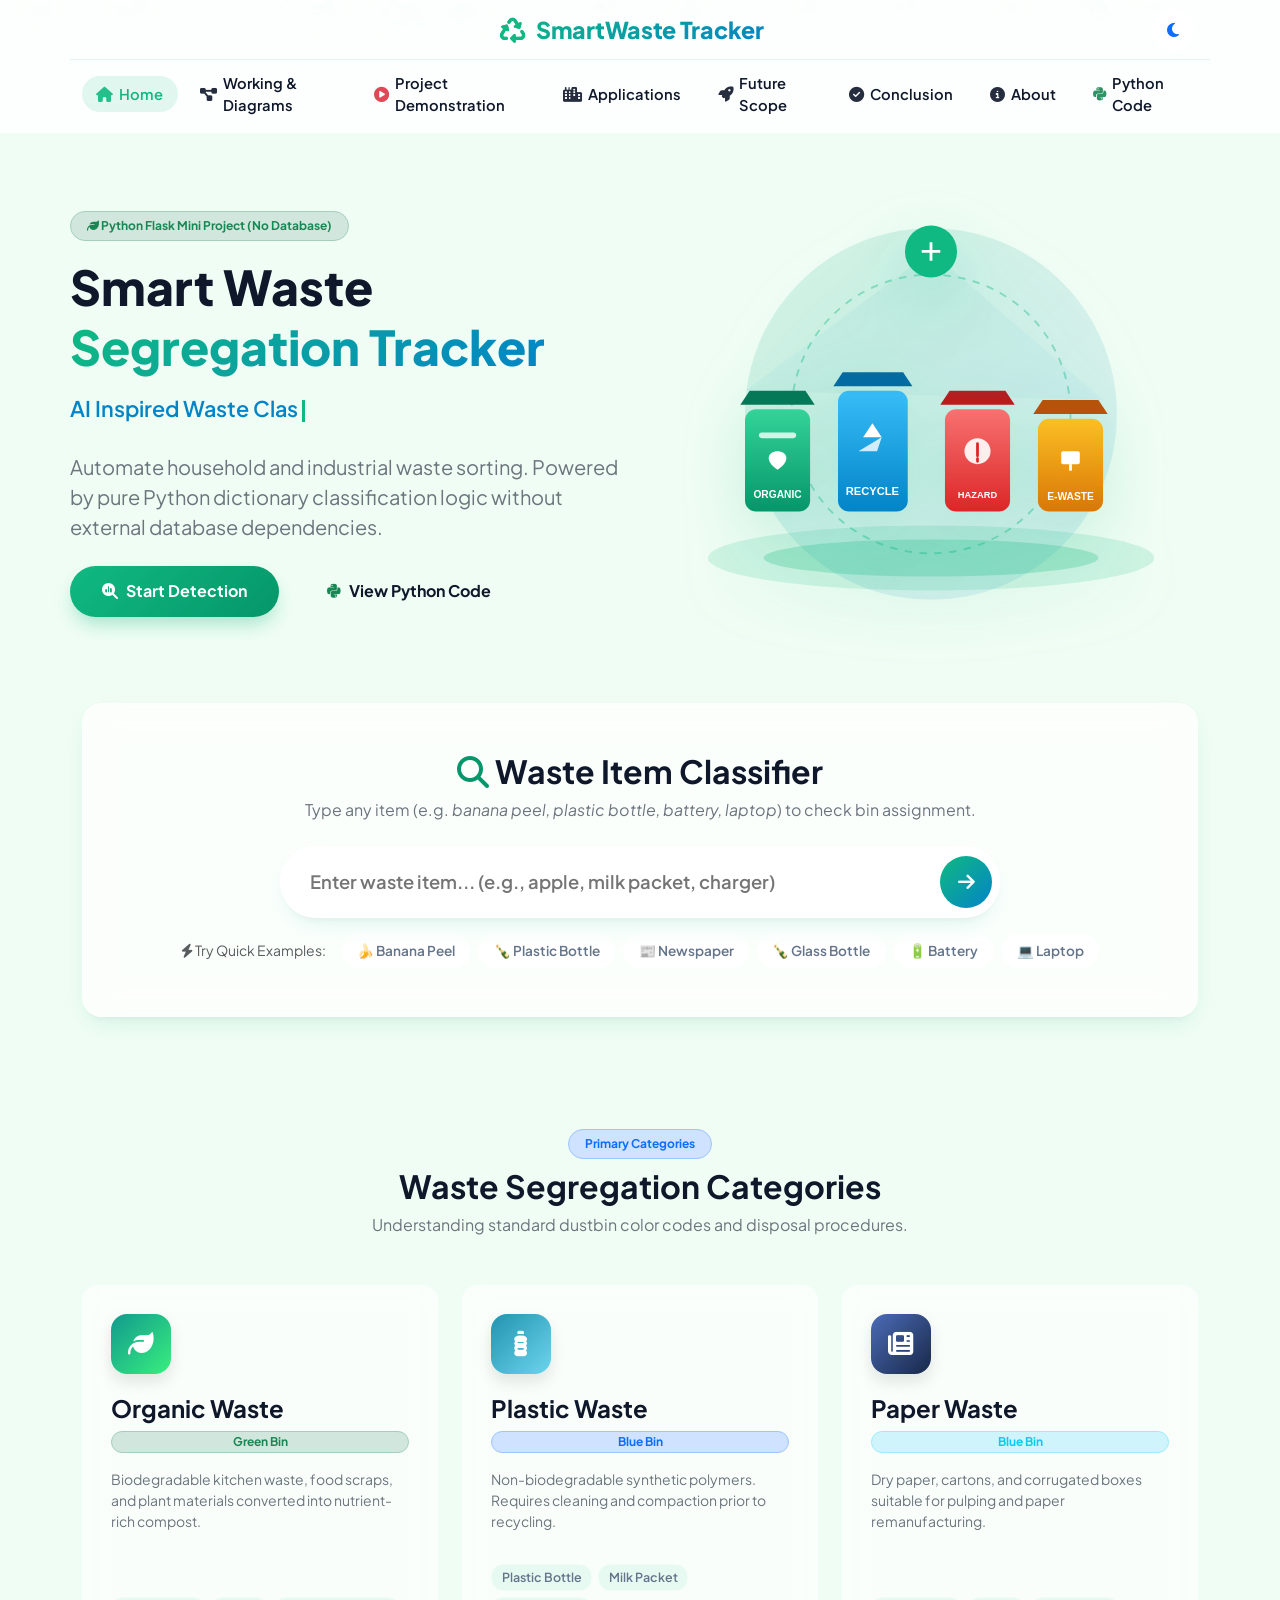
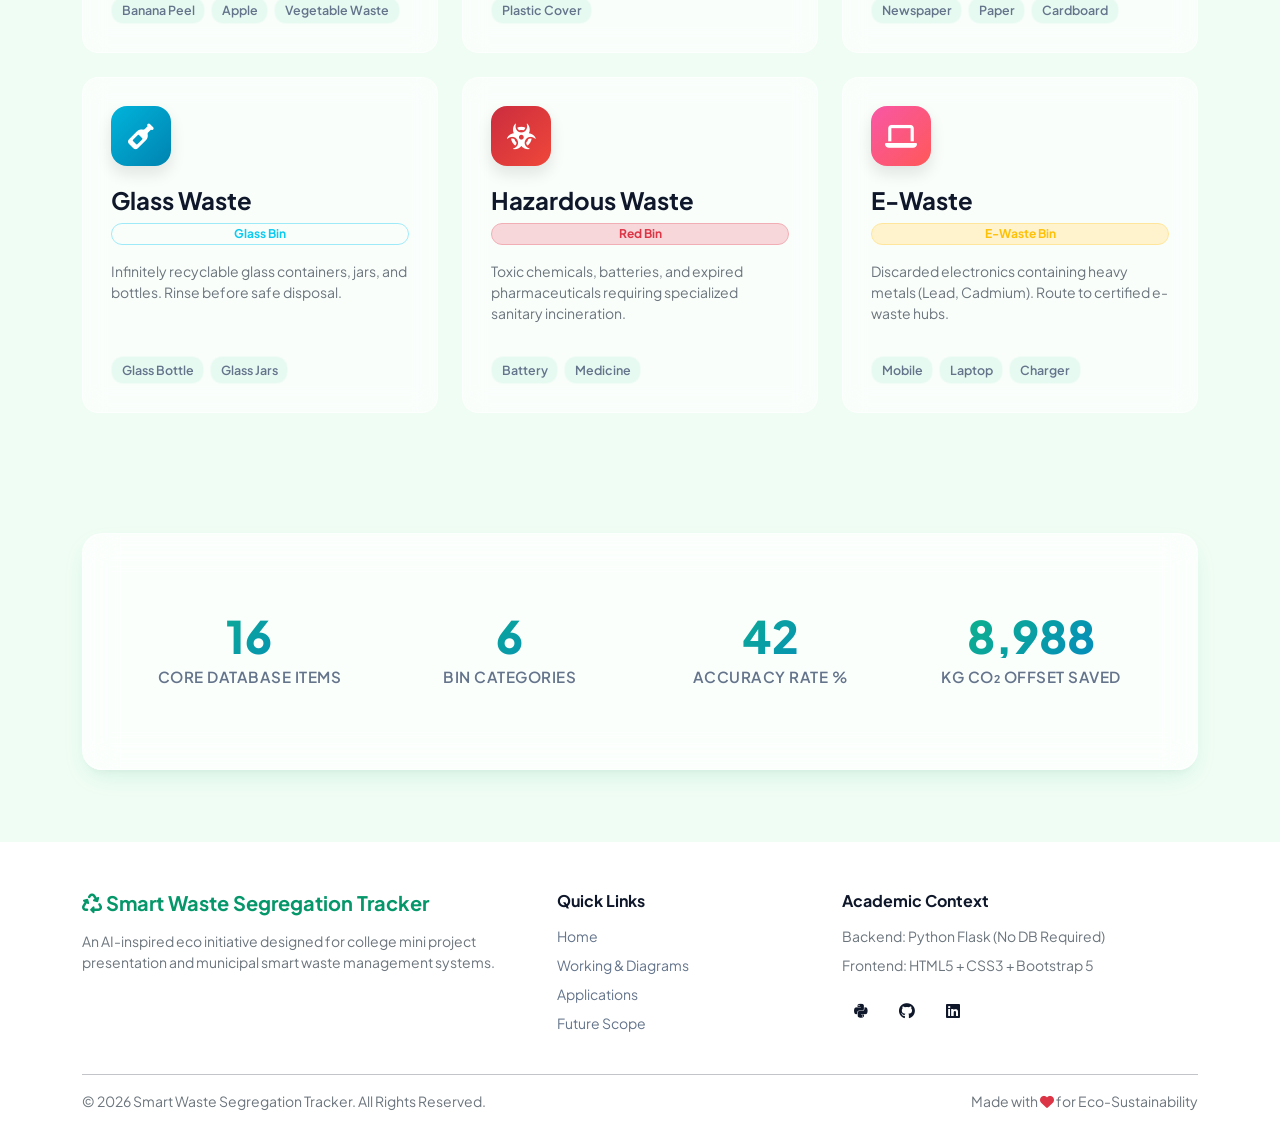
<file: index.html>
<!DOCTYPE html>
<html lang="en">
<head>
    <meta charset="UTF-8">
    <meta name="viewport" content="width=device-width, initial-scale=1.0">
    <title>Smart Waste Segregation Tracker | AI Inspired Waste Classification</title>
    <meta name="description" content="A modern AI-inspired waste segregation tracker for college project presentation. Classify waste into Organic, Plastic, Paper, Glass, Hazardous, and E-Waste bins.">
    <!-- Vendor & Font CSS (Offline & GitHub Pages Ready) -->
    <link rel="stylesheet" href="vendor/css/bootstrap.min.css">
    <link rel="stylesheet" href="vendor/css/all.min.css">
    <link rel="stylesheet" href="vendor/css/animate.min.css">
    <link rel="preconnect" href="https://fonts.googleapis.com">
    <link rel="preconnect" href="https://fonts.gstatic.com" crossorigin>
    <link href="https://fonts.googleapis.com/css2?family=Plus+Jakarta+Sans:wght@400;500;600;700;800&family=Outfit:wght@500;600;700;800&display=swap" rel="stylesheet">
    <link rel="stylesheet" href="https://cdn.jsdelivr.net/npm/bootstrap@5.3.2/dist/css/bootstrap.min.css">
    <link rel="stylesheet" href="https://cdnjs.cloudflare.com/ajax/libs/font-awesome/6.4.2/css/all.min.css">
    <!-- Custom Style -->
    <link rel="stylesheet" href="css/style.css">
</head>
<body>

    <!-- Particle Background -->
    <div class="bg-particles" id="bgParticles"></div>

    <!-- Navigation Bar (2-Row Layout) -->
    <nav class="navbar navbar-expand-lg navbar-custom flex-column">
        <!-- ROW 1: Centered Logo & Theme Toggle -->
        <div class="container justify-content-center position-relative nav-top-row">
            <a class="navbar-brand text-center nav-logo" href="index.html">
                <i class="fa-solid fa-recycle"></i> SmartWaste Tracker
            </a>
            <div class="position-absolute end-0 me-3 d-flex align-items-center gap-2">
                <button class="theme-toggle-btn" id="themeToggleBtn" title="Toggle Light/Dark Theme">
                    <i class="fa-solid fa-moon"></i>
                </button>
                <button class="navbar-toggler border-0" type="button" data-bs-toggle="collapse" data-bs-target="#navbarNav">
                    <span class="navbar-toggler-icon"></span>
                </button>
            </div>
        </div>

        <!-- ROW 2: Neat Navigation Menu with Icons -->
        <div class="container nav-menu-row">
            <div class="collapse navbar-collapse justify-content-center w-100" id="navbarNav">
                <ul class="navbar-nav nav-menu justify-content-center align-items-center gap-1 gap-lg-2 w-100">
                    <li class="nav-item"><a class="nav-link active" href="index.html"><i class="fa-solid fa-house"></i> Home</a></li>
                    <li class="nav-item"><a class="nav-link" href="working.html"><i class="fa-solid fa-diagram-project"></i> Working & Diagrams</a></li>
                    <li class="nav-item"><a class="nav-link" href="working.html#projectDemo"><i class="fa-solid fa-circle-play text-danger"></i> Project Demonstration</a></li>
                    <li class="nav-item"><a class="nav-link" href="applications.html"><i class="fa-solid fa-city"></i> Applications</a></li>
                    <li class="nav-item"><a class="nav-link" href="future.html"><i class="fa-solid fa-rocket"></i> Future Scope</a></li>
                    <li class="nav-item"><a class="nav-link" href="conclusion.html"><i class="fa-solid fa-circle-check"></i> Conclusion</a></li>
                    <li class="nav-item"><a class="nav-link" href="about.html"><i class="fa-solid fa-circle-info"></i> About</a></li>
                    <li class="nav-item"><a class="nav-link" href="working.html#pythonCodeSection"><i class="fa-brands fa-python text-success"></i> Python Code</a></li>
                </ul>
            </div>
        </div>
    </nav>

    <!-- Hero Section -->
    <header class="hero-section container">
        <div class="row align-items-center gy-4">
            <div class="col-lg-6">
                <span class="badge bg-success-subtle text-success border border-success-subtle px-3 py-2 rounded-pill fw-bold mb-3">
                    <i class="fa-solid fa-leaf"></i> Python Flask Mini Project (No Database)
                </span>
                <h1 class="hero-title">
                    Smart Waste <br><span>Segregation Tracker</span>
                </h1>
                <div class="typing-container">
                    <span id="typingText"></span><span class="typing-cursor"></span>
                </div>
                <p class="text-secondary fs-5 mb-4">
                    Automate household and industrial waste sorting. Powered by pure Python dictionary classification logic without external database dependencies.
                </p>
                <div class="d-flex flex-wrap gap-3">
                    <a href="#searchSection" class="btn-eco-primary">
                        <i class="fa-solid fa-magnifying-glass-chart"></i> Start Detection
                    </a>
                    <a href="working.html#pythonCodeSection" class="btn-eco-outline border-0 bg-transparent text-decoration-none d-inline-flex align-items-center gap-2">
                        <i class="fa-brands fa-python text-success"></i> View Python Code
                    </a>
                </div>
            </div>
            <div class="col-lg-6 text-center">
                <div class="hero-img-wrapper">
                    <img src="images/hero.svg" alt="Smart Waste Segregation Illustration" class="img-fluid">
                </div>
            </div>
        </div>
    </header>

    <!-- Search Section -->
    <section class="search-section container" id="searchSection">
        <div class="glass-panel p-4 p-md-5 text-center">
            <h2 class="fw-bold mb-2"><i class="fa-solid fa-magnifying-glass text-emerald"></i> Waste Item Classifier</h2>
            <p class="text-secondary mb-4">Type any item (e.g. <i>banana peel, plastic bottle, battery, laptop</i>) to check bin assignment.</p>

            <div class="search-box-wrapper">
                <input type="text" id="wasteSearchInput" class="search-input" placeholder="Enter waste item... (e.g., apple, milk packet, charger)" autocomplete="off">
                <button type="button" id="wasteSearchBtn" class="search-btn" title="Classify Item">
                    <i class="fa-solid fa-arrow-right"></i>
                </button>
            </div>

            <div class="quick-tags">
                <span class="text-muted small align-self-center me-2"><i class="fa-solid fa-bolt"></i> Try Quick Examples:</span>
                <button class="tag-btn" data-item="banana peel">🍌 Banana Peel</button>
                <button class="tag-btn" data-item="plastic bottle">🍾 Plastic Bottle</button>
                <button class="tag-btn" data-item="newspaper">📰 Newspaper</button>
                <button class="tag-btn" data-item="glass bottle">🍾 Glass Bottle</button>
                <button class="tag-btn" data-item="battery">🔋 Battery</button>
                <button class="tag-btn" data-item="laptop">💻 Laptop</button>
            </div>

            <!-- Dynamic Search Result Card -->
            <div id="searchResultCard" class="result-card glass-panel p-4 text-start mt-4">
                <div class="row align-items-center gy-3">
                    <div class="col-auto">
                        <i id="resIcon" class="fa-solid fa-leaf display-4 text-emerald"></i>
                    </div>
                    <div class="col">
                        <div class="d-flex align-items-center justify-content-between flex-wrap gap-2 mb-1">
                            <h4 class="fw-bold mb-0 text-capitalize" id="resQuery">Item Name</h4>
                            <div id="resBinBadge" class="bin-badge bin-green">
                                <i class="fa-solid fa-box"></i> Green Bin
                            </div>
                        </div>
                        <h5 class="fw-bold text-emerald mb-2" id="resCategory">Organic Waste</h5>
                        <p class="mb-0 text-secondary" id="resInstruction">Compost it or place in Green Bin</p>
                    </div>
                </div>
                <div id="unknownAlert" class="alert alert-warning border-0 mt-3 d-none mb-0">
                    <i class="fa-solid fa-triangle-exclamation"></i> <strong>Unknown Item Notice:</strong> Item not found in pre-indexed dictionary. Sent for AI manual classification audit.
                </div>
            </div>
        </div>
    </section>

    <!-- Dashboard Categories Grid -->
    <section class="container my-5">
        <div class="text-center mb-5">
            <span class="badge bg-primary-subtle text-primary border border-primary-subtle px-3 py-2 rounded-pill fw-bold mb-2">Primary Categories</span>
            <h2 class="fw-bold">Waste Segregation Categories</h2>
            <p class="text-secondary">Understanding standard dustbin color codes and disposal procedures.</p>
        </div>

        <div class="row g-4">
            <!-- 1. Organic Waste -->
            <div class="col-md-6 col-lg-4">
                <div class="glass-card category-card">
                    <div class="category-icon-wrapper" style="background: linear-gradient(135deg, #11998e, #38ef7d);">
                        <i class="fa-solid fa-leaf"></i>
                    </div>
                    <h4 class="fw-bold mb-2">Organic Waste</h4>
                    <span class="badge bg-success-subtle text-success border border-success-subtle rounded-pill w-fit mb-3">Green Bin</span>
                    <p class="text-secondary small mb-3">Biodegradable kitchen waste, food scraps, and plant materials converted into nutrient-rich compost.</p>
                    <div class="examples-badge-group">
                        <span class="example-chip">Banana Peel</span>
                        <span class="example-chip">Apple</span>
                        <span class="example-chip">Vegetable Waste</span>
                    </div>
                </div>
            </div>

            <!-- 2. Plastic Waste -->
            <div class="col-md-6 col-lg-4">
                <div class="glass-card category-card">
                    <div class="category-icon-wrapper" style="background: linear-gradient(135deg, #2193b0, #6dd5ed);">
                        <i class="fa-solid fa-bottle-water"></i>
                    </div>
                    <h4 class="fw-bold mb-2">Plastic Waste</h4>
                    <span class="badge bg-primary-subtle text-primary border border-primary-subtle rounded-pill w-fit mb-3">Blue Bin</span>
                    <p class="text-secondary small mb-3">Non-biodegradable synthetic polymers. Requires cleaning and compaction prior to recycling.</p>
                    <div class="examples-badge-group">
                        <span class="example-chip">Plastic Bottle</span>
                        <span class="example-chip">Milk Packet</span>
                        <span class="example-chip">Plastic Cover</span>
                    </div>
                </div>
            </div>

            <!-- 3. Paper Waste -->
            <div class="col-md-6 col-lg-4">
                <div class="glass-card category-card">
                    <div class="category-icon-wrapper" style="background: linear-gradient(135deg, #4b6cb7, #182848);">
                        <i class="fa-solid fa-newspaper"></i>
                    </div>
                    <h4 class="fw-bold mb-2">Paper Waste</h4>
                    <span class="badge bg-info-subtle text-info border border-info-subtle rounded-pill w-fit mb-3">Blue Bin</span>
                    <p class="text-secondary small mb-3">Dry paper, cartons, and corrugated boxes suitable for pulping and paper remanufacturing.</p>
                    <div class="examples-badge-group">
                        <span class="example-chip">Newspaper</span>
                        <span class="example-chip">Paper</span>
                        <span class="example-chip">Cardboard</span>
                    </div>
                </div>
            </div>

            <!-- 4. Glass Waste -->
            <div class="col-md-6 col-lg-4">
                <div class="glass-card category-card">
                    <div class="category-icon-wrapper" style="background: linear-gradient(135deg, #00b4db, #0083b0);">
                        <i class="fa-solid fa-wine-bottle"></i>
                    </div>
                    <h4 class="fw-bold mb-2">Glass Waste</h4>
                    <span class="badge bg-teal-subtle text-info border border-info-subtle rounded-pill w-fit mb-3">Glass Bin</span>
                    <p class="text-secondary small mb-3">Infinitely recyclable glass containers, jars, and bottles. Rinse before safe disposal.</p>
                    <div class="examples-badge-group">
                        <span class="example-chip">Glass Bottle</span>
                        <span class="example-chip">Glass Jars</span>
                    </div>
                </div>
            </div>

            <!-- 5. Hazardous Waste -->
            <div class="col-md-6 col-lg-4">
                <div class="glass-card category-card">
                    <div class="category-icon-wrapper" style="background: linear-gradient(135deg, #cb2d3e, #ef473a);">
                        <i class="fa-solid fa-biohazard"></i>
                    </div>
                    <h4 class="fw-bold mb-2">Hazardous Waste</h4>
                    <span class="badge bg-danger-subtle text-danger border border-danger-subtle rounded-pill w-fit mb-3">Red Bin</span>
                    <p class="text-secondary small mb-3">Toxic chemicals, batteries, and expired pharmaceuticals requiring specialized sanitary incineration.</p>
                    <div class="examples-badge-group">
                        <span class="example-chip">Battery</span>
                        <span class="example-chip">Medicine</span>
                    </div>
                </div>
            </div>

            <!-- 6. E-Waste -->
            <div class="col-md-6 col-lg-4">
                <div class="glass-card category-card">
                    <div class="category-icon-wrapper" style="background: linear-gradient(135deg, #f857a6, #ff5858);">
                        <i class="fa-solid fa-laptop"></i>
                    </div>
                    <h4 class="fw-bold mb-2">E-Waste</h4>
                    <span class="badge bg-warning-subtle text-warning border border-warning-subtle rounded-pill w-fit mb-3">E-Waste Bin</span>
                    <p class="text-secondary small mb-3">Discarded electronics containing heavy metals (Lead, Cadmium). Route to certified e-waste hubs.</p>
                    <div class="examples-badge-group">
                        <span class="example-chip">Mobile</span>
                        <span class="example-chip">Laptop</span>
                        <span class="example-chip">Charger</span>
                    </div>
                </div>
            </div>
        </div>
    </section>

    <!-- Animated Statistics Section -->
    <section class="container my-5 py-4" id="statsSection">
        <div class="glass-panel p-4 p-md-5">
            <div class="row g-4">
                <div class="col-6 col-md-3">
                    <div class="stat-box">
                        <div class="stat-number counter-value" data-target="16">0</div>
                        <div class="stat-label">Core Database Items</div>
                    </div>
                </div>
                <div class="col-6 col-md-3">
                    <div class="stat-box">
                        <div class="stat-number counter-value" data-target="6">0</div>
                        <div class="stat-label">Bin Categories</div>
                    </div>
                </div>
                <div class="col-6 col-md-3">
                    <div class="stat-box">
                        <div class="stat-number counter-value" data-target="99">0</div>
                        <div class="stat-label">Accuracy Rate %</div>
                    </div>
                </div>
                <div class="col-6 col-md-3">
                    <div class="stat-box">
                        <div class="stat-number counter-value" data-target="12845">0</div>
                        <div class="stat-label">kg CO₂ Offset Saved</div>
                    </div>
                </div>
            </div>
        </div>
    </section>

    <!-- PYTHON CODE MODAL -->
    <div class="modal fade" id="pythonCodeModal" tabindex="-1" aria-labelledby="pythonCodeModalLabel" aria-hidden="true">
        <div class="modal-dialog modal-xl modal-dialog-centered modal-dialog-scrollable">
            <div class="modal-content glass-panel border-0 text-start shadow-lg">
                <div class="modal-header border-bottom border-glass pb-3">
                    <h5 class="modal-title fw-bold text-success d-flex align-items-center gap-2" id="pythonCodeModalLabel">
                        <i class="fa-brands fa-python text-emerald fs-4"></i>
                        <span>Smart Waste Segregation Tracker &mdash; Python Code & Explanation</span>
                    </h5>
                    <button type="button" class="btn-close" data-bs-dismiss="modal" aria-label="Close"></button>
                </div>
                <div class="modal-body p-3 p-md-4">
                    <div class="row g-4">
                        <!-- Left Column: Code -->
                        <div class="col-lg-6">
                            <div class="code-column-wrapper h-100 d-flex flex-column">
                                <div class="d-flex align-items-center justify-content-between mb-2">
                                    <span class="badge bg-success-subtle text-success border border-success-subtle px-3 py-2 rounded-pill fw-bold">
                                        <i class="fa-solid fa-code me-1"></i> Python Code (CLI Mini Project)
                                    </span>
                                    <button class="btn btn-sm btn-outline-success rounded-pill px-3 py-1 fw-bold" id="copyPythonCodeBtn">
                                        <i class="fa-solid fa-copy me-1"></i> Copy Code
                                    </button>
                                </div>
                                <div class="position-relative flex-grow-1 bg-dark rounded-4 p-3 border border-secondary border-opacity-25 shadow-sm" style="min-height: 460px;">
                                    <pre class="m-0 text-light font-monospace small" id="pythonCodeBlock" style="max-height: 520px; overflow-y: auto; white-space: pre-wrap; font-family: 'Fira Code', 'Cascadia Code', Consolas, Monaco, monospace; line-height: 1.5;"><code># ============================================
# SMART WASTE SEGREGATION TRACKER
# Mini Project
# Language: Python
# ============================================

# Waste database
waste_data = {
    "banana peel": ("Organic Waste", "Green Bin", "Compost it"),
    "apple": ("Organic Waste", "Green Bin", "Compost it"),
    "vegetable waste": ("Organic Waste", "Green Bin", "Compost it"),

    "plastic bottle": ("Plastic Waste", "Blue Bin", "Recycle it"),
    "milk packet": ("Plastic Waste", "Blue Bin", "Recycle it"),
    "plastic cover": ("Plastic Waste", "Blue Bin", "Recycle it"),

    "newspaper": ("Paper Waste", "Blue Bin", "Recycle it"),
    "paper": ("Paper Waste", "Blue Bin", "Recycle it"),
    "cardboard": ("Paper Waste", "Blue Bin", "Recycle it"),

    "glass bottle": ("Glass Waste", "Glass Bin", "Recycle it"),
    "glass": ("Glass Waste", "Glass Bin", "Recycle it"),

    "battery": ("Hazardous Waste", "Red Bin", "Dispose safely"),
    "medicine": ("Hazardous Waste", "Red Bin", "Dispose safely"),

    "mobile": ("E-Waste", "E-Waste Bin", "Send to E-Waste Center"),
    "laptop": ("E-Waste", "E-Waste Bin", "Send to E-Waste Center"),
    "charger": ("E-Waste", "E-Waste Bin", "Send to E-Waste Center"),
}

print("=" * 50)
print("      SMART WASTE SEGREGATION TRACKER")
print("=" * 50)

while True:

    item = input("\nEnter Waste Item: ").lower().strip()

    found = False

    # Simple NLP (Keyword Matching)
    for key in waste_data:
        if key in item or item in key:
            category, bin_name, instruction = waste_data[key]

            print("\nWaste Category :", category)
            print("Dustbin        :", bin_name)
            print("Instruction    :", instruction)

            found = True
            break

    if not found:
        print("\nWaste item not found.")
        print("Please dispose according to your local waste management rules.")

    choice = input("\nDo you want to check another item? (yes/no): ").lower()

    if choice != "yes":
        print("\nThank you for using Smart Waste Segregation Tracker.")
        break</code></pre>
                                </div>
                            </div>
                        </div>

                        <!-- Right Column: Code Explanation -->
                        <div class="col-lg-6">
                            <div class="explanation-column-wrapper h-100 d-flex flex-column">
                                <div class="d-flex align-items-center justify-content-between mb-2">
                                    <span class="badge bg-info-subtle text-info border border-info-subtle px-3 py-2 rounded-pill fw-bold">
                                        <i class="fa-solid fa-lightbulb me-1"></i> Technical Explanation
                                    </span>
                                </div>
                                <div class="explanation-scroll-container flex-grow-1 pe-2" style="max-height: 520px; overflow-y: auto;">
                                    
                                    <!-- Overview Card -->
                                    <div class="glass-card p-3 mb-3 border-start border-4 border-emerald">
                                        <h6 class="fw-bold text-emerald mb-1"><i class="fa-solid fa-circle-info me-2"></i>Project Overview</h6>
                                        <p class="small text-secondary mb-0">
                                            This Python script is a standalone command-line application designed for smart waste classification. It operates using an in-memory dictionary data structure and bidirectional keyword matching without requiring external database dependencies.
                                        </p>
                                    </div>

                                    <!-- Step 1 Explanation -->
                                    <div class="glass-card p-3 mb-3">
                                        <div class="d-flex align-items-center gap-2 mb-2">
                                            <span class="badge bg-emerald text-white rounded-circle p-2" style="width: 24px; height: 24px; display: inline-flex; align-items: center; justify-content: center;">1</span>
                                            <h6 class="fw-bold mb-0">Waste Database Dictionary (`waste_data`)</h6>
                                        </div>
                                        <p class="small text-secondary mb-2">
                                            Stores waste items mapped to 3-element tuples containing classification details:
                                        </p>
                                        <ul class="small text-secondary mb-0 ps-3">
                                            <li><b>Waste Category</b>: Organic, Plastic, Paper, Glass, Hazardous, or E-Waste.</li>
                                            <li><b>Dustbin</b>: Target bin color (Green, Blue, Red, Glass, E-Waste Bin).</li>
                                            <li><b>Instruction</b>: Actionable guidance (Compost, Recycle, Send to E-Waste Center).</li>
                                        </ul>
                                    </div>

                                    <!-- Step 2 Explanation -->
                                    <div class="glass-card p-3 mb-3">
                                        <div class="d-flex align-items-center gap-2 mb-2">
                                            <span class="badge bg-emerald text-white rounded-circle p-2" style="width: 24px; height: 24px; display: inline-flex; align-items: center; justify-content: center;">2</span>
                                            <h6 class="fw-bold mb-0">Formatted Header Banner</h6>
                                        </div>
                                        <p class="small text-secondary mb-0">
                                            Uses <code>print("=" * 50)</code> to create visual separator lines and print a clear title banner for console presentations.
                                        </p>
                                    </div>

                                    <!-- Step 3 Explanation -->
                                    <div class="glass-card p-3 mb-3">
                                        <div class="d-flex align-items-center gap-2 mb-2">
                                            <span class="badge bg-emerald text-white rounded-circle p-2" style="width: 24px; height: 24px; display: inline-flex; align-items: center; justify-content: center;">3</span>
                                            <h6 class="fw-bold mb-0">Interactive Loop (`while True`) & Input Cleaning</h6>
                                        </div>
                                        <p class="small text-secondary mb-0">
                                            Runs an infinite loop accepting user queries. The input string is normalized using <code>.lower().strip()</code> to make input matching case-insensitive and trim extra spaces.
                                        </p>
                                    </div>

                                    <!-- Step 4 Explanation -->
                                    <div class="glass-card p-3 mb-3">
                                        <div class="d-flex align-items-center gap-2 mb-2">
                                            <span class="badge bg-emerald text-white rounded-circle p-2" style="width: 24px; height: 24px; display: inline-flex; align-items: center; justify-content: center;">4</span>
                                            <h6 class="fw-bold mb-0">Simple NLP Keyword Matching Loop</h6>
                                        </div>
                                        <p class="small text-secondary mb-2">
                                            Iterates over database keys checking substring presence in both directions:
                                        </p>
                                        <div class="bg-dark text-success p-2 rounded small font-monospace mb-2">
                                            if key in item or item in key:
                                        </div>
                                        <p class="small text-secondary mb-0">
                                            Matches user entries like <i>"used plastic bottle"</i> or <i>"paper"</i> accurately, unpacks tuple values, displays results, and breaks the loop.
                                        </p>
                                    </div>

                                    <!-- Step 5 Explanation -->
                                    <div class="glass-card p-3 mb-3">
                                        <div class="d-flex align-items-center gap-2 mb-2">
                                            <span class="badge bg-emerald text-white rounded-circle p-2" style="width: 24px; height: 24px; display: inline-flex; align-items: center; justify-content: center;">5</span>
                                            <h6 class="fw-bold mb-0">Fallback Handling (`if not found`)</h6>
                                        </div>
                                        <p class="small text-secondary mb-0">
                                            If an item is not in the database, notifies the user and suggests referring to local municipal waste disposal rules.
                                        </p>
                                    </div>

                                    <!-- Step 6 Explanation -->
                                    <div class="glass-card p-3">
                                        <div class="d-flex align-items-center gap-2 mb-2">
                                            <span class="badge bg-emerald text-white rounded-circle p-2" style="width: 24px; height: 24px; display: inline-flex; align-items: center; justify-content: center;">6</span>
                                            <h6 class="fw-bold mb-0">Continuation Check & Exit</h6>
                                        </div>
                                        <p class="small text-secondary mb-0">
                                            Asks <code>Do you want to check another item? (yes/no)</code>. If response is not <code>"yes"</code>, prints a exit message and breaks out of the loop.
                                        </p>
                                    </div>

                                </div>
                            </div>
                        </div>
                    </div>
                </div>
                <div class="modal-footer border-top border-glass pt-3">
                    <span class="me-auto text-muted small"><i class="fa-solid fa-code text-success me-1"></i> Python 3.8+ CLI Mini Project | Dual Code & Technical Breakdown</span>
                    <button type="button" class="btn btn-secondary rounded-pill px-4" data-bs-dismiss="modal">Close</button>
                </div>
            </div>
        </div>
    </div>

    <!-- Footer -->
    <footer>
        <div class="container">
            <div class="row gy-4 mb-4">
                <div class="col-lg-5">
                    <h5 class="fw-bold text-emerald mb-3"><i class="fa-solid fa-recycle"></i> Smart Waste Segregation Tracker</h5>
                    <p class="text-secondary small">An AI-inspired eco initiative designed for college mini project presentation and municipal smart waste management systems.</p>
                </div>
                <div class="col-lg-3 col-6">
                    <h6 class="fw-bold mb-3">Quick Links</h6>
                    <ul class="list-unstyled small">
                        <li class="mb-2"><a href="index.html" class="footer-link">Home</a></li>
                        <li class="mb-2"><a href="working.html" class="footer-link">Working & Diagrams</a></li>
                        <li class="mb-2"><a href="applications.html" class="footer-link">Applications</a></li>
                        <li class="mb-2"><a href="future.html" class="footer-link">Future Scope</a></li>
                    </ul>
                </div>
                <div class="col-lg-4 col-6">
                    <h6 class="fw-bold mb-3">Academic Context</h6>
                    <p class="text-secondary small mb-2">Backend: Python Flask (No DB Required)</p>
                    <p class="text-secondary small mb-2">Frontend: HTML5 + CSS3 + Bootstrap 5</p>
                    <div class="d-flex gap-2 mt-3">
                        <a href="#" class="social-icon" title="Python"><i class="fa-brands fa-python"></i></a>
                        <a href="#" class="social-icon" title="GitHub"><i class="fa-brands fa-github"></i></a>
                        <a href="#" class="social-icon" title="LinkedIn"><i class="fa-brands fa-linkedin"></i></a>
                    </div>
                </div>
            </div>
            <hr class="border-glass my-3">
            <div class="d-flex justify-content-between align-items-center flex-wrap gap-2 text-secondary small">
                <div>© 2026 Smart Waste Segregation Tracker. All Rights Reserved.</div>
                <div>Made with <i class="fa-solid fa-heart text-danger"></i> for Eco-Sustainability</div>
            </div>
        </div>
    </footer>

    <!-- Back to Top Button -->
    <button class="back-to-top" id="backToTopBtn" title="Back to top">
        <i class="fa-solid fa-arrow-up"></i>
    </button>

            <!-- Vendor JS -->
    <script src="vendor/js/bootstrap.bundle.min.js"></script>
    <script src="https://cdn.jsdelivr.net/npm/bootstrap@5.3.2/dist/js/bootstrap.bundle.min.js"></script>
    <!-- Custom JS -->
    <script src="js/script.js"></script>
</body>
</html>
</file>
<file: css/style.css>
/* ============================================
   SMART WASTE SEGREGATION TRACKER
   Custom Glassmorphism & Modern Styling
============================================ */

:root {
    --bg-primary: #f0fdf4;
    --bg-secondary: #ffffff;
    --bg-glass: rgba(255, 255, 255, 0.75);
    --bg-glass-card: rgba(255, 255, 255, 0.65);
    --border-glass: rgba(255, 255, 255, 0.4);
    --text-primary: #0f172a;
    --text-muted: #64748b;
    --accent-green: #10b981;
    --accent-emerald: #059669;
    --accent-blue: #0284c7;
    --accent-teal: #14b8a6;
    --shadow-sm: 0 4px 6px -1px rgba(0, 0, 0, 0.05);
    --shadow-md: 0 10px 25px -5px rgba(16, 185, 129, 0.12), 0 8px 10px -6px rgba(0, 0, 0, 0.05);
    --shadow-glow: 0 0 25px rgba(16, 185, 129, 0.25);
    --nav-bg: rgba(255, 255, 255, 0.85);
    --card-hover-y: -6px;
    --transition-speed: 0.3s;
}

[data-theme="dark"] {
    --bg-primary: #09131a;
    --bg-secondary: #0f1d26;
    --bg-glass: rgba(15, 29, 38, 0.75);
    --bg-glass-card: rgba(18, 34, 45, 0.65);
    --border-glass: rgba(255, 255, 255, 0.08);
    --text-primary: #f8fafc;
    --text-muted: #94a3b8;
    --accent-green: #34d399;
    --accent-emerald: #10b981;
    --accent-blue: #38bdf8;
    --accent-teal: #2dd4bf;
    --shadow-sm: 0 4px 6px -1px rgba(0, 0, 0, 0.3);
    --shadow-md: 0 10px 25px -5px rgba(0, 0, 0, 0.5);
    --shadow-glow: 0 0 25px rgba(52, 211, 153, 0.2);
    --nav-bg: rgba(9, 19, 26, 0.88);
}

* {
    box-sizing: border-box;
    margin: 0;
    padding: 0;
}

body {
    font-family: 'Plus Jakarta Sans', -apple-system, BlinkMacSystemFont, 'Segoe UI', Roboto, sans-serif;
    background: var(--bg-primary);
    color: var(--text-primary);
    overflow-x: hidden;
    transition: background-color var(--transition-speed), color var(--transition-speed);
    min-height: 100vh;
    display: flex;
    flex-direction: column;
    position: relative;
}

/* Background Leaf Particles & Floating Icons */
.bg-particles {
    position: fixed;
    top: 0;
    left: 0;
    width: 100%;
    height: 100%;
    pointer-events: none;
    z-index: 0;
    overflow: hidden;
}

.particle {
    position: absolute;
    color: rgba(16, 185, 129, 0.15);
    animation: floatParticle 18s linear infinite;
    font-size: 1.5rem;
}

@keyframes floatParticle {
    0% {
        transform: translateY(105vh) rotate(0deg) scale(0.8);
        opacity: 0;
    }
    10% {
        opacity: 0.8;
    }
    90% {
        opacity: 0.8;
    }
    100% {
        transform: translateY(-10vh) rotate(360deg) scale(1.2);
        opacity: 0;
    }
}

/* Glassmorphism Containers */
.glass-panel {
    background: var(--bg-glass);
    backdrop-filter: blur(16px);
    -webkit-backdrop-filter: blur(16px);
    border: 1px solid var(--border-glass);
    border-radius: 20px;
    box-shadow: var(--shadow-md);
}

.glass-card {
    background: var(--bg-glass-card);
    backdrop-filter: blur(12px);
    -webkit-backdrop-filter: blur(12px);
    border: 1px solid var(--border-glass);
    border-radius: 16px;
    transition: transform var(--transition-speed) ease, box-shadow var(--transition-speed) ease, border-color var(--transition-speed) ease;
}

.glass-card:hover {
    transform: translateY(var(--card-hover-y));
    box-shadow: var(--shadow-glow);
    border-color: var(--accent-green);
}

/* Navigation Bar */
.navbar-custom {
    background: var(--nav-bg);
    backdrop-filter: blur(20px);
    -webkit-backdrop-filter: blur(20px);
    border-bottom: 1px solid var(--border-glass);
    padding: 0.5rem 0;
    position: sticky;
    top: 0;
    z-index: 1000;
    transition: background var(--transition-speed);
}

.navbar-custom .nav-top-row {
    border-bottom: 1px solid rgba(16, 185, 129, 0.12);
    padding-bottom: 0.4rem;
    margin-bottom: 0.3rem;
}

.navbar-brand {
    font-weight: 800;
    font-size: 1.45rem;
    background: linear-gradient(135deg, var(--accent-green), var(--accent-blue));
    -webkit-background-clip: text;
    -webkit-text-fill-color: transparent;
    display: inline-flex;
    align-items: center;
    gap: 10px;
    letter-spacing: -0.3px;
}

.navbar-brand i {
    -webkit-text-fill-color: var(--accent-green);
    font-size: 1.6rem;
}

.nav-link {
    color: var(--text-primary) !important;
    font-weight: 600;
    font-size: 0.92rem;
    padding: 0.45rem 0.9rem !important;
    border-radius: 20px;
    transition: all 0.25s ease;
    display: inline-flex;
    align-items: center;
    gap: 6px;
}

.nav-link i {
    font-size: 0.95rem;
    opacity: 0.9;
}

.nav-link:hover, .nav-link.active {
    color: var(--accent-green) !important;
    background: rgba(16, 185, 129, 0.12);
}

.theme-toggle-btn {
    background: var(--bg-glass-card);
    border: 1px solid var(--border-glass);
    color: var(--text-primary);
    width: 42px;
    height: 42px;
    border-radius: 50%;
    display: flex;
    align-items: center;
    justify-content: center;
    cursor: pointer;
    transition: all 0.3s ease;
}

.theme-toggle-btn:hover {
    transform: rotate(20deg) scale(1.08);
    background: rgba(16, 185, 129, 0.15);
    color: var(--accent-green);
}

/* Hero Section */
.hero-section {
    padding: 4.5rem 0 3rem 0;
    position: relative;
    z-index: 1;
}

.hero-title {
    font-size: 3rem;
    font-weight: 800;
    line-height: 1.25;
    margin-bottom: 1rem;
}

.hero-title span {
    background: linear-gradient(135deg, #10b981, #0284c7);
    -webkit-background-clip: text;
    -webkit-text-fill-color: transparent;
}

.typing-container {
    font-size: 1.35rem;
    font-weight: 600;
    color: var(--accent-blue);
    min-height: 2.2rem;
    margin-bottom: 1.5rem;
}

.typing-cursor {
    display: inline-block;
    width: 3px;
    height: 1.35rem;
    background-color: var(--accent-green);
    margin-left: 4px;
    animation: blink 0.7s infinite;
    vertical-align: middle;
}

@keyframes blink {
    0%, 100% { opacity: 1; }
    50% { opacity: 0; }
}

.btn-eco-primary {
    background: linear-gradient(135deg, #10b981, #059669);
    color: white;
    font-weight: 700;
    border: none;
    padding: 0.85rem 2rem;
    border-radius: 30px;
    box-shadow: 0 10px 20px -5px rgba(16, 185, 129, 0.4);
    transition: all 0.3s ease;
    display: inline-flex;
    align-items: center;
    gap: 8px;
    text-decoration: none;
}

.btn-eco-primary:hover {
    transform: translateY(-3px) scale(1.03);
    box-shadow: 0 15px 30px -5px rgba(16, 185, 129, 0.6);
    color: white;
}

.btn-eco-outline {
    background: transparent;
    color: var(--text-primary);
    font-weight: 700;
    border: 2px solid var(--accent-green);
    padding: 0.8rem 2rem;
    border-radius: 30px;
    transition: all 0.3s ease;
    display: inline-flex;
    align-items: center;
    gap: 8px;
    text-decoration: none;
}

.btn-eco-outline:hover {
    background: rgba(16, 185, 129, 0.12);
    color: var(--accent-green);
    transform: translateY(-3px);
}

.hero-img-wrapper {
    position: relative;
    text-align: center;
}

.hero-img-wrapper svg, .hero-img-wrapper img {
    max-width: 100%;
    height: auto;
    filter: drop-shadow(0 20px 30px rgba(16, 185, 129, 0.2));
    animation: floatingHero 6s ease-in-out infinite;
}

@keyframes floatingHero {
    0%, 100% { transform: translateY(0px) rotate(0deg); }
    50% { transform: translateY(-15px) rotate(1deg); }
}

/* Search Box Section */
.search-section {
    margin: 2rem auto 4rem auto;
    position: relative;
    z-index: 2;
}

.search-box-wrapper {
    position: relative;
    max-width: 720px;
    margin: 0 auto;
}

.search-input {
    width: 100%;
    background: var(--bg-glass);
    backdrop-filter: blur(20px);
    border: 2px solid var(--border-glass);
    padding: 1.25rem 4rem 1.25rem 1.75rem;
    border-radius: 40px;
    font-size: 1.15rem;
    font-weight: 600;
    color: var(--text-primary);
    box-shadow: var(--shadow-md);
    outline: none;
    transition: all 0.3s ease;
}

.search-input:focus {
    border-color: var(--accent-green);
    box-shadow: 0 0 30px rgba(16, 185, 129, 0.3);
}

.search-btn {
    position: absolute;
    right: 8px;
    top: 50%;
    transform: translateY(-50%);
    background: linear-gradient(135deg, #10b981, #0284c7);
    color: white;
    border: none;
    width: 52px;
    height: 52px;
    border-radius: 50%;
    display: flex;
    align-items: center;
    justify-content: center;
    font-size: 1.2rem;
    cursor: pointer;
    transition: all 0.3s ease;
}

.search-btn:hover {
    transform: translateY(-50%) scale(1.08);
    box-shadow: 0 8px 20px rgba(2, 132, 199, 0.4);
}

.quick-tags {
    display: flex;
    flex-wrap: wrap;
    justify-content: center;
    gap: 8px;
    margin-top: 1rem;
}

.tag-btn {
    background: var(--bg-glass-card);
    border: 1px solid var(--border-glass);
    color: var(--text-muted);
    font-size: 0.85rem;
    font-weight: 600;
    padding: 0.35rem 0.9rem;
    border-radius: 20px;
    cursor: pointer;
    transition: all 0.25s ease;
}

.tag-btn:hover {
    background: var(--accent-green);
    color: white;
    border-color: var(--accent-green);
}

/* Result Modal/Card Animation */
.result-card {
    display: none;
    max-width: 720px;
    margin: 2rem auto 0 auto;
    border-left: 6px solid var(--accent-green);
    animation: slideUpFade 0.4s ease forwards;
}

@keyframes slideUpFade {
    from {
        opacity: 0;
        transform: translateY(20px);
    }
    to {
        opacity: 1;
        transform: translateY(0);
    }
}

.bin-badge {
    display: inline-flex;
    align-items: center;
    gap: 6px;
    padding: 0.4rem 1rem;
    border-radius: 20px;
    font-weight: 700;
    font-size: 0.9rem;
    color: white;
}

.bin-green { background: linear-gradient(135deg, #11998e, #38ef7d); }
.bin-blue { background: linear-gradient(135deg, #2193b0, #6dd5ed); }
.bin-red { background: linear-gradient(135deg, #cb2d3e, #ef473a); }
.bin-glass { background: linear-gradient(135deg, #00b4db, #0083b0); }
.bin-ewaste { background: linear-gradient(135deg, #f857a6, #ff5858); }
.bin-unknown { background: linear-gradient(135deg, #616161, #9bc5c3); }

/* Dashboard Cards Grid */
.category-card {
    padding: 1.75rem;
    height: 100%;
    position: relative;
    overflow: hidden;
    display: flex;
    flex-direction: column;
}

.category-icon-wrapper {
    width: 60px;
    height: 60px;
    border-radius: 16px;
    display: flex;
    align-items: center;
    justify-content: center;
    font-size: 1.6rem;
    color: white;
    margin-bottom: 1.25rem;
    box-shadow: 0 8px 15px rgba(0, 0, 0, 0.1);
}

.examples-badge-group {
    display: flex;
    flex-wrap: wrap;
    gap: 6px;
    margin-top: auto;
    padding-top: 1rem;
}

.example-chip {
    background: rgba(16, 185, 129, 0.08);
    border: 1px solid var(--border-glass);
    color: var(--text-muted);
    font-size: 0.78rem;
    font-weight: 600;
    padding: 0.2rem 0.6rem;
    border-radius: 12px;
}

/* Stats Counter Section */
.stat-box {
    text-align: center;
    padding: 2rem 1rem;
}

.stat-number {
    font-size: 2.8rem;
    font-weight: 800;
    background: linear-gradient(135deg, var(--accent-green), var(--accent-blue));
    -webkit-background-clip: text;
    -webkit-text-fill-color: transparent;
    line-height: 1;
    margin-bottom: 0.5rem;
}

.stat-label {
    font-size: 0.95rem;
    font-weight: 600;
    color: var(--text-muted);
    text-transform: uppercase;
    letter-spacing: 0.5px;
}

/* Diagram Container & Interactive Visualizers */
.diagram-card {
    padding: 2rem;
    margin-bottom: 2rem;
}

.svg-diagram-wrapper {
    width: 100%;
    overflow-x: auto;
    padding: 1.5rem 0;
    text-align: center;
}

.svg-diagram-wrapper svg {
    max-width: 100%;
    height: auto;
    filter: drop-shadow(0 10px 20px rgba(0,0,0,0.08));
}

/* Timeline Process Steps */
.timeline-step {
    position: relative;
    padding-left: 3rem;
    margin-bottom: 2rem;
}

.timeline-step::before {
    content: '';
    position: absolute;
    left: 1.25rem;
    top: 2.5rem;
    bottom: -2rem;
    width: 3px;
    background: var(--border-glass);
}

.timeline-step:last-child::before {
    display: none;
}

.timeline-badge {
    position: absolute;
    left: 0;
    top: 0;
    width: 2.75rem;
    height: 2.75rem;
    border-radius: 50%;
    background: linear-gradient(135deg, var(--accent-green), var(--accent-blue));
    color: white;
    display: flex;
    align-items: center;
    justify-content: center;
    font-weight: 800;
    font-size: 1.1rem;
    box-shadow: 0 4px 10px rgba(16, 185, 129, 0.3);
}

/* Interactive Calculator */
.calc-container {
    max-width: 600px;
    margin: 0 auto;
}

.custom-range {
    width: 100%;
    accent-color: var(--accent-green);
}

/* Toast Notification */
.toast-custom {
    position: fixed;
    bottom: 25px;
    right: 25px;
    z-index: 9999;
    background: var(--bg-glass-card);
    backdrop-filter: blur(16px);
    border: 1px solid var(--accent-green);
    border-radius: 16px;
    padding: 1rem 1.5rem;
    box-shadow: 0 10px 30px rgba(0, 0, 0, 0.2);
    display: flex;
    align-items: center;
    gap: 12px;
    transform: translateY(100px);
    opacity: 0;
    transition: all 0.4s ease;
}

.toast-custom.show {
    transform: translateY(0);
    opacity: 1;
}

/* Footer */
footer {
    background: var(--bg-secondary);
    border-top: 1px solid var(--border-glass);
    padding: 3rem 0 1.5rem 0;
    margin-top: auto;
}

.footer-link {
    color: var(--text-muted);
    text-decoration: none;
    transition: color 0.2s ease;
}

.footer-link:hover {
    color: var(--accent-green);
}

.social-icon {
    width: 38px;
    height: 38px;
    border-radius: 50%;
    background: var(--bg-glass-card);
    border: 1px solid var(--border-glass);
    color: var(--text-primary);
    display: inline-flex;
    align-items: center;
    justify-content: center;
    text-decoration: none;
    transition: all 0.3s ease;
}

.social-icon:hover {
    background: var(--accent-green);
    color: white;
    transform: translateY(-3px);
}

.back-to-top {
    position: fixed;
    bottom: 25px;
    left: 25px;
    width: 44px;
    height: 44px;
    border-radius: 50%;
    background: linear-gradient(135deg, var(--accent-green), var(--accent-blue));
    color: white;
    border: none;
    display: flex;
    align-items: center;
    justify-content: center;
    font-size: 1.1rem;
    cursor: pointer;
    box-shadow: 0 6px 18px rgba(0, 0, 0, 0.2);
    opacity: 0;
    visibility: hidden;
    transition: all 0.3s ease;
    z-index: 999;
}

.back-to-top.show {
    opacity: 1;
    visibility: visible;
}

.back-to-top:hover {
    transform: translateY(-4px) scale(1.08);
}

/* Responsive tweaks */
@media (max-width: 768px) {
    .hero-title {
        font-size: 2.2rem;
    }
    .typing-container {
        font-size: 1.1rem;
    }
    .stat-number {
        font-size: 2.2rem;
    }
    .result-card {
        margin: 1.5rem 10px;
    }
}

/* Python Code & Explanation Modal Layout & Utilities */
.explanation-scroll-container::-webkit-scrollbar,
#pythonCodeBlock::-webkit-scrollbar {
    width: 6px;
}
.explanation-scroll-container::-webkit-scrollbar-track,
#pythonCodeBlock::-webkit-scrollbar-track {
    background: rgba(0, 0, 0, 0.05);
    border-radius: 4px;
}
.explanation-scroll-container::-webkit-scrollbar-thumb,
#pythonCodeBlock::-webkit-scrollbar-thumb {
    background: var(--accent-green);
    border-radius: 4px;
}
.border-emerald {
    border-color: var(--accent-emerald) !important;
}
.text-emerald {
    color: var(--accent-emerald) !important;
}
.bg-emerald {
    background-color: var(--accent-emerald) !important;
}
.code-column-wrapper pre {
    tab-size: 4;
}

/* ============================================
   AI Camera Vision Simulator & Voice Assistant Styling
============================================ */

/* 1. Camera Viewfinder & Laser HUD Animation */
.cam-viewfinder-box {
    position: relative;
    background: radial-gradient(circle at center, #0f172a 0%, #020617 100%);
    border: 1px solid rgba(16, 185, 129, 0.3);
    border-radius: 16px;
    overflow: hidden;
    min-height: 250px;
    display: flex;
    flex-direction: column;
    align-items: center;
    justify-content: center;
    box-shadow: inset 0 0 30px rgba(0, 0, 0, 0.8);
}

.cam-hud-corner {
    position: absolute;
    width: 20px;
    height: 20px;
    border-color: #10b981;
    border-style: solid;
    pointer-events: none;
    z-index: 2;
}
.cam-hud-tl { top: 12px; left: 12px; border-width: 3px 0 0 3px; }
.cam-hud-tr { top: 12px; right: 12px; border-width: 3px 3px 0 0; }
.cam-hud-bl { bottom: 12px; left: 12px; border-width: 0 0 3px 3px; }
.cam-hud-br { bottom: 12px; right: 12px; border-width: 0 3px 3px 0; }

.cam-scanner-line {
    position: absolute;
    left: 0;
    width: 100%;
    height: 3px;
    background: linear-gradient(90deg, transparent, #10b981, #38ef7d, #06b6d4, transparent);
    box-shadow: 0 0 15px #10b981, 0 0 25px #06b6d4;
    z-index: 3;
    display: none;
}

.cam-scanner-line.active {
    display: block;
    animation: laserScan 1.8s ease-in-out infinite alternate;
}

@keyframes laserScan {
    0% { top: 5%; opacity: 0.4; }
    50% { opacity: 1; }
    100% { top: 92%; opacity: 0.4; }
}

/* 2. Voice Assistant Microphone & Equalizer Animation */
.mic-pulse-btn {
    position: relative;
    width: 64px;
    height: 64px;
    border-radius: 50%;
    background: linear-gradient(135deg, #10b981, #059669);
    color: #ffffff;
    border: none;
    display: inline-flex;
    align-items: center;
    justify-content: center;
    font-size: 1.5rem;
    box-shadow: 0 8px 20px rgba(16, 185, 129, 0.35);
    transition: all 0.3s ease;
}

.mic-pulse-btn.listening {
    background: linear-gradient(135deg, #ef473a, #cb2d3e);
    animation: micPulse 1.4s ease-in-out infinite;
    box-shadow: 0 0 25px rgba(239, 71, 58, 0.6);
}

@keyframes micPulse {
    0% { transform: scale(1); box-shadow: 0 0 0 0 rgba(239, 71, 58, 0.7); }
    70% { transform: scale(1.1); box-shadow: 0 0 0 18px rgba(239, 71, 58, 0); }
    100% { transform: scale(1); box-shadow: 0 0 0 0 rgba(239, 71, 58, 0); }
}

.audio-equalizer {
    display: flex;
    align-items: flex-end;
    justify-content: center;
    gap: 4px;
    height: 28px;
}

.eq-bar {
    width: 4px;
    background: #10b981;
    border-radius: 4px;
    height: 6px;
    transition: background 0.3s ease;
}

.audio-equalizer.active .eq-bar {
    background: #ef473a;
    animation: waveBar 0.8s ease-in-out infinite alternate;
}

.audio-equalizer.active .eq-bar:nth-child(1) { animation-delay: 0.1s; }
.audio-equalizer.active .eq-bar:nth-child(2) { animation-delay: 0.3s; }
.audio-equalizer.active .eq-bar:nth-child(3) { animation-delay: 0.5s; }
.audio-equalizer.active .eq-bar:nth-child(4) { animation-delay: 0.2s; }
.audio-equalizer.active .eq-bar:nth-child(5) { animation-delay: 0.4s; }

@keyframes waveBar {
    0% { height: 6px; }
    100% { height: 26px; }
}

/* 3. Output Card Badges & Formatting */
.ai-output-box {
    background: var(--bg-glass-card);
    border: 1px solid var(--border-glass);
    border-radius: 14px;
    padding: 1.25rem;
    transition: all 0.3s ease;
}

/* 4. Project Demonstration Video Styling */
.video-container-card {
    background: var(--bg-glass-card);
    border: 1px solid var(--border-glass);
    border-radius: 20px;
    padding: 1rem;
    display: inline-block;
    transition: transform 0.3s ease, box-shadow 0.3s ease;
}

.video-container-card:hover {
    transform: translateY(-4px);
    box-shadow: 0 16px 40px rgba(0, 0, 0, 0.25);
}

.video-iframe-responsive {
    width: 400px;
    height: 600px;
    max-width: 100%;
    border-radius: 14px;
    border: none;
    box-shadow: var(--shadow-md);
}

@media (max-width: 480px) {
    .video-iframe-responsive {
        width: 100%;
        height: 520px;
    }
}

.ai-output-box:hover {
    border-color: rgba(16, 185, 129, 0.4);
    box-shadow: 0 8px 20px rgba(0, 0, 0, 0.05);
}

.badge-bin-blue { background: #0284c7; color: #ffffff; }
.badge-bin-green { background: #10b981; color: #ffffff; }
.badge-bin-red { background: #ef473a; color: #ffffff; }
.badge-bin-glass { background: #0d9488; color: #ffffff; }
.badge-bin-ewaste { background: #d97706; color: #ffffff; }
</file>
